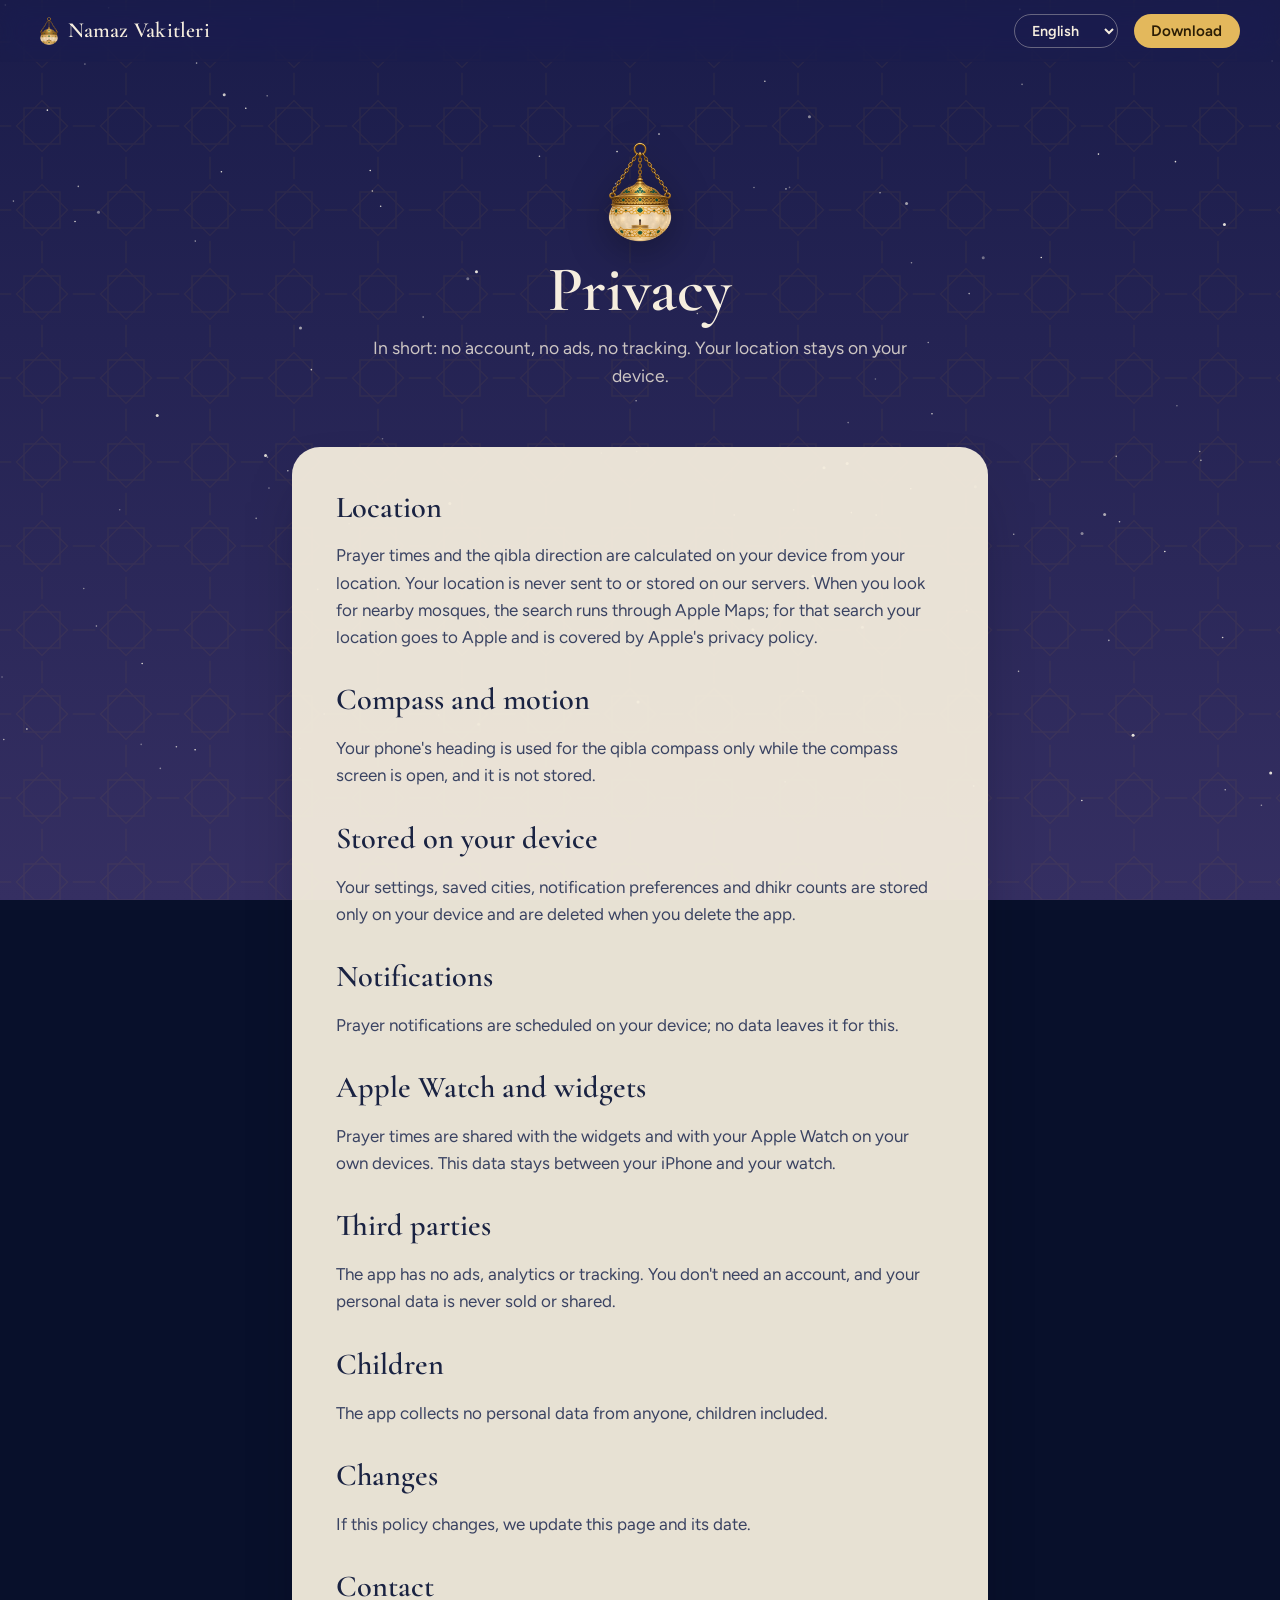
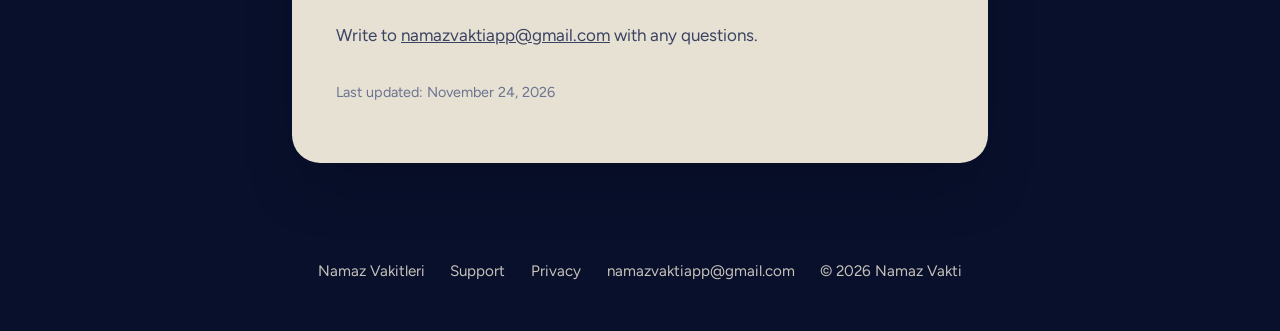
<file: privacy/index.html>
<!doctype html>
<html lang="tr" dir="ltr">
<head>
  <meta charset="utf-8">
  <meta name="viewport" content="width=device-width, initial-scale=1, viewport-fit=cover">
  <title>Gizlilik | Namaz Vakitleri</title>
  <meta name="theme-color" content="#1c1f4e">
  <link rel="icon" href="../assets/img/lamp.png">
  <link rel="stylesheet" href="../assets/site.css">
  <script src="../assets/i18n.js" defer></script>
  <script src="../assets/site.js" defer></script>
</head>
<body data-page="privacy">
  <div class="sky" aria-hidden="true"></div>
  <canvas class="stars" aria-hidden="true"></canvas>
  <div class="pattern" aria-hidden="true"></div>

  <header class="bar">
    <a class="brand" href="../" data-lang-link="../"><img src="../assets/img/lamp.png" alt=""><span>Namaz Vakitleri</span></a>
    <span class="spacer"></span>
    <select class="lang" aria-label="Dil / Language">
      <option value="tr">Türkçe</option>
      <option value="en">English</option>
      <option value="de">Deutsch</option>
      <option value="fr">Français</option>
      <option value="ar">العربية</option>
    </select>
    <a class="get" href="https://apps.apple.com/app/id6752613671" data-i18n="nav.get">İndir</a>
  </header>

  <main class="page" data-sky="8">
    <div class="page-head">
      <img src="../assets/img/lamp.png" alt="">
      <h1 data-i18n="privacy.title">Gizlilik</h1>
      <p class="intro" data-i18n="privacy.intro">Kısacası: hesap yok, reklam yok, takip yok. Konumun cihazında kalır.</p>
    </div>
      <div class="sheet">
        <div data-i18n-html="privacy.body"></div>
        <p class="updated" data-i18n="privacy.updated">Son güncelleme: 24 Kasım 2026</p>
      </div>
  </main>

  <footer>
    <a href="../" data-lang-link="../">Namaz Vakitleri</a>
    <a href="../support/" data-lang-link="../support/" data-i18n="footer.support">Destek</a>
    <a href="../privacy/" data-lang-link="../privacy/" data-i18n="footer.privacy">Gizlilik</a>
    <a href="mailto:namazvaktiapp@gmail.com">namazvaktiapp@gmail.com</a>
    <span>© 2026 Namaz Vakti</span>
  </footer>
</body>
</html>
</file>
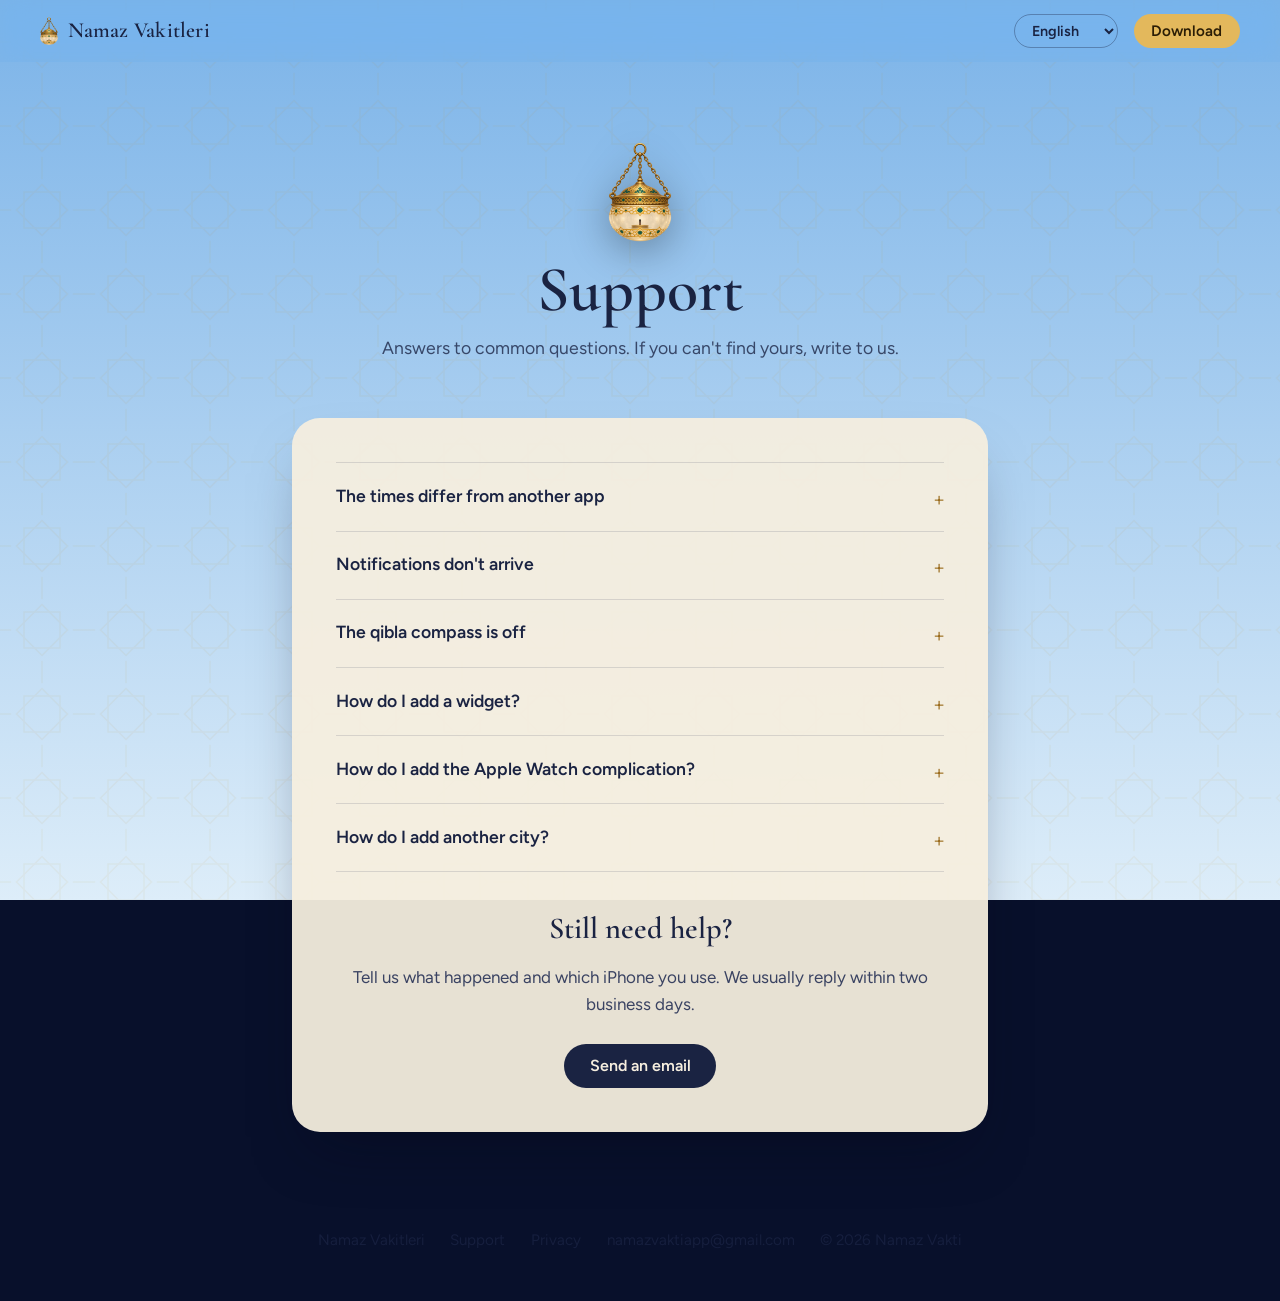
<file: support/index.html>
<!doctype html>
<html lang="tr" dir="ltr">
<head>
  <meta charset="utf-8">
  <meta name="viewport" content="width=device-width, initial-scale=1, viewport-fit=cover">
  <title>Destek | Namaz Vakitleri</title>
  <meta name="theme-color" content="#1c1f4e">
  <link rel="icon" href="../assets/img/lamp.png">
  <link rel="stylesheet" href="../assets/site.css">
  <script src="../assets/i18n.js" defer></script>
  <script src="../assets/site.js" defer></script>
</head>
<body data-page="support">
  <div class="sky" aria-hidden="true"></div>
  <canvas class="stars" aria-hidden="true"></canvas>
  <div class="pattern" aria-hidden="true"></div>

  <header class="bar">
    <a class="brand" href="../" data-lang-link="../"><img src="../assets/img/lamp.png" alt=""><span>Namaz Vakitleri</span></a>
    <span class="spacer"></span>
    <select class="lang" aria-label="Dil / Language">
      <option value="tr">Türkçe</option>
      <option value="en">English</option>
      <option value="de">Deutsch</option>
      <option value="fr">Français</option>
      <option value="ar">العربية</option>
    </select>
    <a class="get" href="https://apps.apple.com/app/id6752613671" data-i18n="nav.get">İndir</a>
  </header>

  <main class="page" data-sky="3">
    <div class="page-head">
      <img src="../assets/img/lamp.png" alt="">
      <h1 data-i18n="support.title">Destek</h1>
      <p class="intro" data-i18n="support.intro">Sık sorulanların cevapları burada.</p>
    </div>
      <div class="sheet">
        <div data-i18n-html="support.faq"></div>
        <div class="contact">
          <h2 data-i18n="support.contact.h">Hâlâ yardım lazım mı?</h2>
          <p data-i18n="support.contact.p">Sorunu ve iPhone modelini yaz.</p>
          <a class="button" href="mailto:namazvaktiapp@gmail.com?subject=Namaz%20Vakitleri" data-i18n="support.contact.button">E-posta gönder</a>
        </div>
      </div>
  </main>

  <footer>
    <a href="../" data-lang-link="../">Namaz Vakitleri</a>
    <a href="../support/" data-lang-link="../support/" data-i18n="footer.support">Destek</a>
    <a href="../privacy/" data-lang-link="../privacy/" data-i18n="footer.privacy">Gizlilik</a>
    <a href="mailto:namazvaktiapp@gmail.com">namazvaktiapp@gmail.com</a>
    <span>© 2026 Namaz Vakti</span>
  </footer>
</body>
</html>
</file>
<file: assets/site.css>
/* Namaz Vakitleri web sitesi. Gökyüzü sayfa kaydırıldıkça günü yaşar (site.js --sky-top / --sky-bottom / --ink). */

@font-face { font-family: "Cormorant"; src: url("fonts/CormorantGaramond-SemiBold.ttf") format("truetype"); font-weight: 600; font-display: swap; }
@font-face { font-family: "Cormorant"; src: url("fonts/CormorantGaramond-Italic.ttf") format("truetype"); font-style: italic; font-weight: 400 700; font-display: swap; }
@font-face { font-family: "Figtree"; src: url("fonts/Figtree-Regular.ttf") format("truetype"); font-weight: 400; font-display: swap; }
@font-face { font-family: "Figtree"; src: url("fonts/Figtree-SemiBold.ttf") format("truetype"); font-weight: 600; font-display: swap; }
@font-face { font-family: "Amiri"; src: url("fonts/Amiri-Regular.ttf") format("truetype"); font-weight: 400; font-display: swap; }
@font-face { font-family: "Amiri"; src: url("fonts/Amiri-Bold.ttf") format("truetype"); font-weight: 700; font-display: swap; }

:root {
  --sky-top: #1c1f4e;
  --sky-bottom: #433b70;
  --ink: #f6eedf;
  --ink-soft: rgba(246, 238, 223, 0.78);
  --gold: #e3b85c;
  --gold-deep: #9a6b1c;
  --accent: #e3b85c;
  --navy: #1a2342;
  --cream: #f6eedf;
  --stars: 1;
  --display: "Cormorant", "Iowan Old Style", Georgia, serif;
  --body: "Figtree", -apple-system, "Segoe UI", sans-serif;
  --arabic: "Amiri", "Geeza Pro", serif;
  --measure: 34rem;
  color-scheme: dark;
}

* { box-sizing: border-box; }
html { scroll-behavior: smooth; }
body {
  margin: 0;
  background: #08102b;
  color: var(--ink);
  font: 400 1.0625rem/1.6 var(--body);
  -webkit-font-smoothing: antialiased;
  transition: color 0.6s ease;
}
:lang(ar) body, [dir="rtl"] body { font-family: var(--arabic), var(--body); font-size: 1.2rem; }
img { max-width: 100%; display: block; }
a { color: inherit; }
:focus-visible { outline: 3px solid var(--gold); outline-offset: 3px; border-radius: 6px; }

/* Gökyüzü katmanları: sabit, içeriğin arkasında */
.sky, .stars, .pattern { position: fixed; inset: 0; pointer-events: none; z-index: -3; }
.sky { background: linear-gradient(180deg, var(--sky-top), var(--sky-bottom)); }
.stars { z-index: -2; opacity: var(--stars); transition: opacity 0.4s linear; }
.pattern {
  z-index: -1; opacity: 0.07;
  background-image: url("data:image/svg+xml,%3Csvg xmlns='http://www.w3.org/2000/svg' width='56' height='56'%3E%3Cg fill='none' stroke='%23C8962E' stroke-width='1'%3E%3Crect x='16' y='16' width='24' height='24'/%3E%3Cpath d='M28 11 45 28 28 45 11 28Z M0 28h7.5 M48.5 28H56 M28 0v7.5 M28 48.5V56'/%3E%3C/g%3E%3C/svg%3E");
  background-size: 84px 84px;
}

/* Üst çubuk */
.bar {
  position: sticky; top: 0; z-index: 10;
  display: flex; align-items: center; gap: 1rem;
  padding: 0.85rem clamp(1rem, 4vw, 2.5rem);
  backdrop-filter: blur(14px) saturate(1.2);
  -webkit-backdrop-filter: blur(14px) saturate(1.2);
  background: color-mix(in srgb, var(--sky-top) 55%, transparent);
}
.brand { display: flex; align-items: center; gap: 0.6rem; text-decoration: none; font: 600 1.35rem/1 var(--display); letter-spacing: 0.01em; }
.brand img { width: 18px; height: auto; }
.bar .spacer { flex: 1; }
.lang {
  font: 600 0.9rem var(--body); color: var(--ink);
  background: transparent; border: 1px solid color-mix(in srgb, var(--ink) 35%, transparent);
  border-radius: 999px; padding: 0.4rem 0.8rem;
}
.lang option { color: #1a2342; }
.get {
  font: 600 0.95rem var(--body); text-decoration: none;
  background: var(--gold); color: #2b1d05; border-radius: 999px; padding: 0.5rem 1.1rem;
}

/* Kahraman: asılı kandil */
.hero { min-height: 100svh; display: grid; place-items: center; text-align: center; padding: 0 1.25rem 4rem; position: relative; }
.hanging { position: relative; height: clamp(230px, 36vh, 340px); width: 100%; display: flex; justify-content: center; margin-top: 1rem; }
.lamp { position: relative; transform-origin: 50% -40vh; animation: sway 7s ease-in-out infinite; }
/* İp kandille birlikte sallanır (dönme noktası ipin üst ucu) */
.lamp .rope { position: absolute; bottom: calc(100% - 4px); left: 50%; width: 2px; height: 60vh; transform: translateX(-50%); background: linear-gradient(#b08a4000, #b08a40 40%); z-index: 1; }
.lamp img { width: clamp(120px, 14vw, 170px); position: relative; z-index: 1; filter: drop-shadow(0 10px 30px rgba(0, 0, 0, 0.35)); }
.lamp::before {
  content: ""; position: absolute; left: 50%; top: 66%; width: 420px; height: 420px; transform: translate(-50%, -50%);
  background: radial-gradient(circle, rgba(255, 200, 112, 0.45), rgba(255, 170, 70, 0.12) 40%, transparent 70%);
  animation: glow 4s ease-in-out infinite; z-index: 0;
}
/* Alev: uygulamadaki NurWidgetLamp oranları (x %45.8, y %66.2, genişlik %8.4, yükseklik %12.8) */
.lamp .flame {
  position: absolute; z-index: 2; left: 45.8%; top: 62%; width: 8.4%; height: 12.8%;
  border-radius: 50% 50% 45% 45% / 70% 70% 30% 30%;
  background: radial-gradient(ellipse at 50% 80%, #fff6d6 0%, #ffd97a 35%, #ff9a2e 70%, rgba(255, 120, 20, 0) 100%);
  filter: blur(0.4px) drop-shadow(0 0 6px #ffb347);
  transform-origin: 50% 100%; animation: flicker 2.4s ease-in-out infinite;
}
@keyframes flicker { 0%, 100% { transform: scale(1, 1) rotate(-1deg); } 30% { transform: scale(0.94, 1.06) rotate(1.5deg); } 60% { transform: scale(1.04, 0.95) rotate(-0.5deg); } }
@keyframes sway { 0%, 100% { transform: rotate(-1.2deg); } 50% { transform: rotate(1.2deg); } }
@keyframes glow { 0%, 100% { opacity: 0.85; } 50% { opacity: 1; } }

.hero h1 {
  font: 600 clamp(3.2rem, 9vw, 7.5rem)/0.95 var(--display);
  letter-spacing: -0.015em; margin: 1.5rem 0 0.4rem; text-wrap: balance;
}
.hero h1 em { font-style: italic; font-weight: 500; display: block; }
.hero .lead { max-width: 36rem; margin: 1.25rem auto 2rem; font-size: 1.15rem; color: var(--ink-soft); text-wrap: pretty; }
.badge { display: inline-block; }
.badge img { height: 56px; width: auto; }
.hero .note { margin-top: 1rem; font-size: 0.95rem; color: var(--ink-soft); }

/* Vakit bölümleri */
.moment {
  display: grid; grid-template-columns: minmax(0, 1fr) minmax(0, 1fr); align-items: center;
  gap: clamp(2rem, 6vw, 6rem); max-width: 72rem; margin: 0 auto;
  padding: clamp(5rem, 14vh, 9rem) clamp(1.25rem, 5vw, 3rem);
  min-height: 92svh;
}
.moment.flip .copy { order: 2; }
.when { margin: 0 0 1rem; line-height: 1; }
.when .name { display: block; font: italic 500 clamp(4rem, 10vw, 8.5rem)/0.85 var(--display); color: var(--accent); transition: color 0.6s ease; letter-spacing: -0.02em; }
.when .ar { display: block; font: 400 1.6rem/1.6 var(--arabic); color: var(--ink-soft); margin-top: 0.35rem; }
[dir="rtl"] .when .ar { display: none; }
.moment h2 { font: 600 clamp(2.1rem, 4.4vw, 3.4rem)/1.05 var(--display); margin: 0 0 1.1rem; text-wrap: balance; }
.moment p { max-width: var(--measure); margin: 0 0 1rem; color: var(--ink-soft); text-wrap: pretty; }
[dir="rtl"] .moment h2, [dir="rtl"] .hero h1, [dir="rtl"] .finale h2 { font-family: var(--arabic); font-weight: 700; letter-spacing: 0; line-height: 1.3; }
[dir="rtl"] .when .name { font-family: var(--arabic); font-style: normal; font-weight: 700; font-size: clamp(3rem, 7vw, 6rem); line-height: 1.1; }

.visual { display: flex; justify-content: center; align-items: center; position: relative; }

/* Telefon çerçevesi */
.phone {
  width: min(300px, 72vw); aspect-ratio: 1320 / 2868; position: relative;
  border-radius: 46px; padding: 9px; background: #17181d;
  box-shadow: 0 0 0 1.5px #77736d inset, 0 40px 80px -20px rgba(5, 8, 25, 0.55), 0 12px 30px rgba(5, 8, 25, 0.3);
}
.phone img { width: 100%; height: 100%; object-fit: cover; border-radius: 37px; }
.phone::after { content: ""; position: absolute; top: 17px; left: 50%; transform: translateX(-50%); width: 28%; height: 3.1%; background: #000; border-radius: 999px; }
.pair { display: flex; gap: 1.5rem; align-items: flex-end; }
.pair .phone:first-child { transform: translateY(-2.5rem); }
.pair .phone { width: min(250px, 42vw); }

/* Kilit ekranı ve widget'lar */
.stack { display: grid; gap: 1.1rem; width: min(440px, 100%); }
.stack img { border-radius: 26px; box-shadow: 0 24px 50px -18px rgba(5, 8, 25, 0.45); }
.stack .island { width: 62%; justify-self: center; border-radius: 999px; }
.stack .row { display: grid; grid-template-columns: 1fr 1fr; gap: 1.1rem; }

/* Tesbih fotoğrafı + telefon */
.photo { width: min(330px, 70vw); border-radius: 28px; box-shadow: 0 30px 60px -20px rgba(5, 8, 25, 0.5); }
.with-photo { position: relative; padding-bottom: 3rem; }
.with-photo .phone { position: absolute; right: -3rem; bottom: -1rem; width: min(190px, 40vw); }
[dir="rtl"] .with-photo .phone { right: auto; left: -3rem; }

/* Son çağrı */
.finale { text-align: center; padding: clamp(6rem, 16vh, 10rem) 1.25rem 5rem; max-width: 52rem; margin: 0 auto; }
.finale h2 { font: 600 clamp(2.8rem, 7vw, 5.5rem)/1 var(--display); margin: 0 0 1.5rem; text-wrap: balance; }
.finale .promises { list-style: none; padding: 0; margin: 0 0 2.5rem; display: flex; flex-wrap: wrap; justify-content: center; gap: 0.6rem 1.6rem; color: var(--ink-soft); font-size: 1.1rem; }
.finale .promises li::before { content: ""; display: inline-block; width: 7px; height: 7px; border-radius: 50%; background: var(--gold); margin-inline-end: 0.6rem; vertical-align: middle; }

footer {
  display: flex; flex-wrap: wrap; gap: 1rem 1.6rem; align-items: center; justify-content: center;
  padding: 2rem 1.25rem 3rem; font-size: 0.95rem; color: var(--ink-soft);
}
footer a { text-decoration: none; }
footer a:hover { text-decoration: underline; }

/* Destek ve gizlilik: metin sayfaları */
.page { max-width: 46rem; margin: 0 auto; padding: 3rem 1.25rem 4rem; }
.page-head { text-align: center; padding: 2rem 0 1rem; }
.page-head img { width: 64px; margin: 0 auto 1rem; filter: drop-shadow(0 8px 20px rgba(0, 0, 0, 0.35)); }
.page h1 { font: 600 clamp(2.6rem, 6vw, 4rem)/1 var(--display); margin: 0 0 0.75rem; }
.page .intro { color: var(--ink-soft); font-size: 1.1rem; max-width: 36rem; margin: 0 auto; }
.sheet {
  background: color-mix(in srgb, var(--cream) 94%, transparent); color: var(--navy);
  border-radius: 28px; padding: clamp(1.5rem, 4vw, 2.75rem); margin-top: 2.5rem;
  box-shadow: 0 30px 60px -25px rgba(5, 8, 25, 0.5);
}
.sheet h2 { font: 600 1.9rem/1.15 var(--display); margin: 2rem 0 0.6rem; }
.sheet h2:first-child { margin-top: 0; }
.sheet p, .sheet li { color: #3a4362; }
.sheet ul { padding-inline-start: 1.2rem; }
[dir="rtl"] .sheet h2, [dir="rtl"] .page h1 { font-family: var(--arabic); font-weight: 700; }
.sheet .updated { font-size: 0.9rem; color: #6b7390; margin-top: 2rem; }

details { border-top: 1px solid #1a234222; padding: 0.4rem 0; }
details:last-of-type { border-bottom: 1px solid #1a234222; }
summary { cursor: pointer; list-style: none; padding: 0.9rem 0; font: 600 1.1rem/1.35 var(--body); display: flex; justify-content: space-between; gap: 1rem; }
summary::-webkit-details-marker { display: none; }
summary::after { content: "+"; font: 400 1.6rem/1 var(--display); color: var(--gold-deep); transition: transform 0.25s ease; }
details[open] summary::after { transform: rotate(45deg); }
details p { margin: 0 0 1rem; }
.contact { text-align: center; margin-top: 2.5rem; }
.button {
  display: inline-block; font: 600 1rem var(--body); text-decoration: none;
  background: var(--navy); color: var(--cream); border-radius: 999px; padding: 0.8rem 1.6rem; margin-top: 0.5rem;
}

@media (max-width: 820px) {
  .moment { grid-template-columns: 1fr; text-align: start; min-height: auto; }
  .moment.flip .copy { order: 0; }
  .bar .brand span { display: none; }
  .pair .phone { width: min(200px, 42vw); }
  .with-photo .phone { right: -0.5rem; }
  [dir="rtl"] .with-photo .phone { left: -0.5rem; }
}

@media (prefers-reduced-motion: reduce) {
  html { scroll-behavior: auto; }
  .lamp, .lamp::before, .lamp .flame { animation: none; }
  body, .stars { transition: none; }
}
</file>
